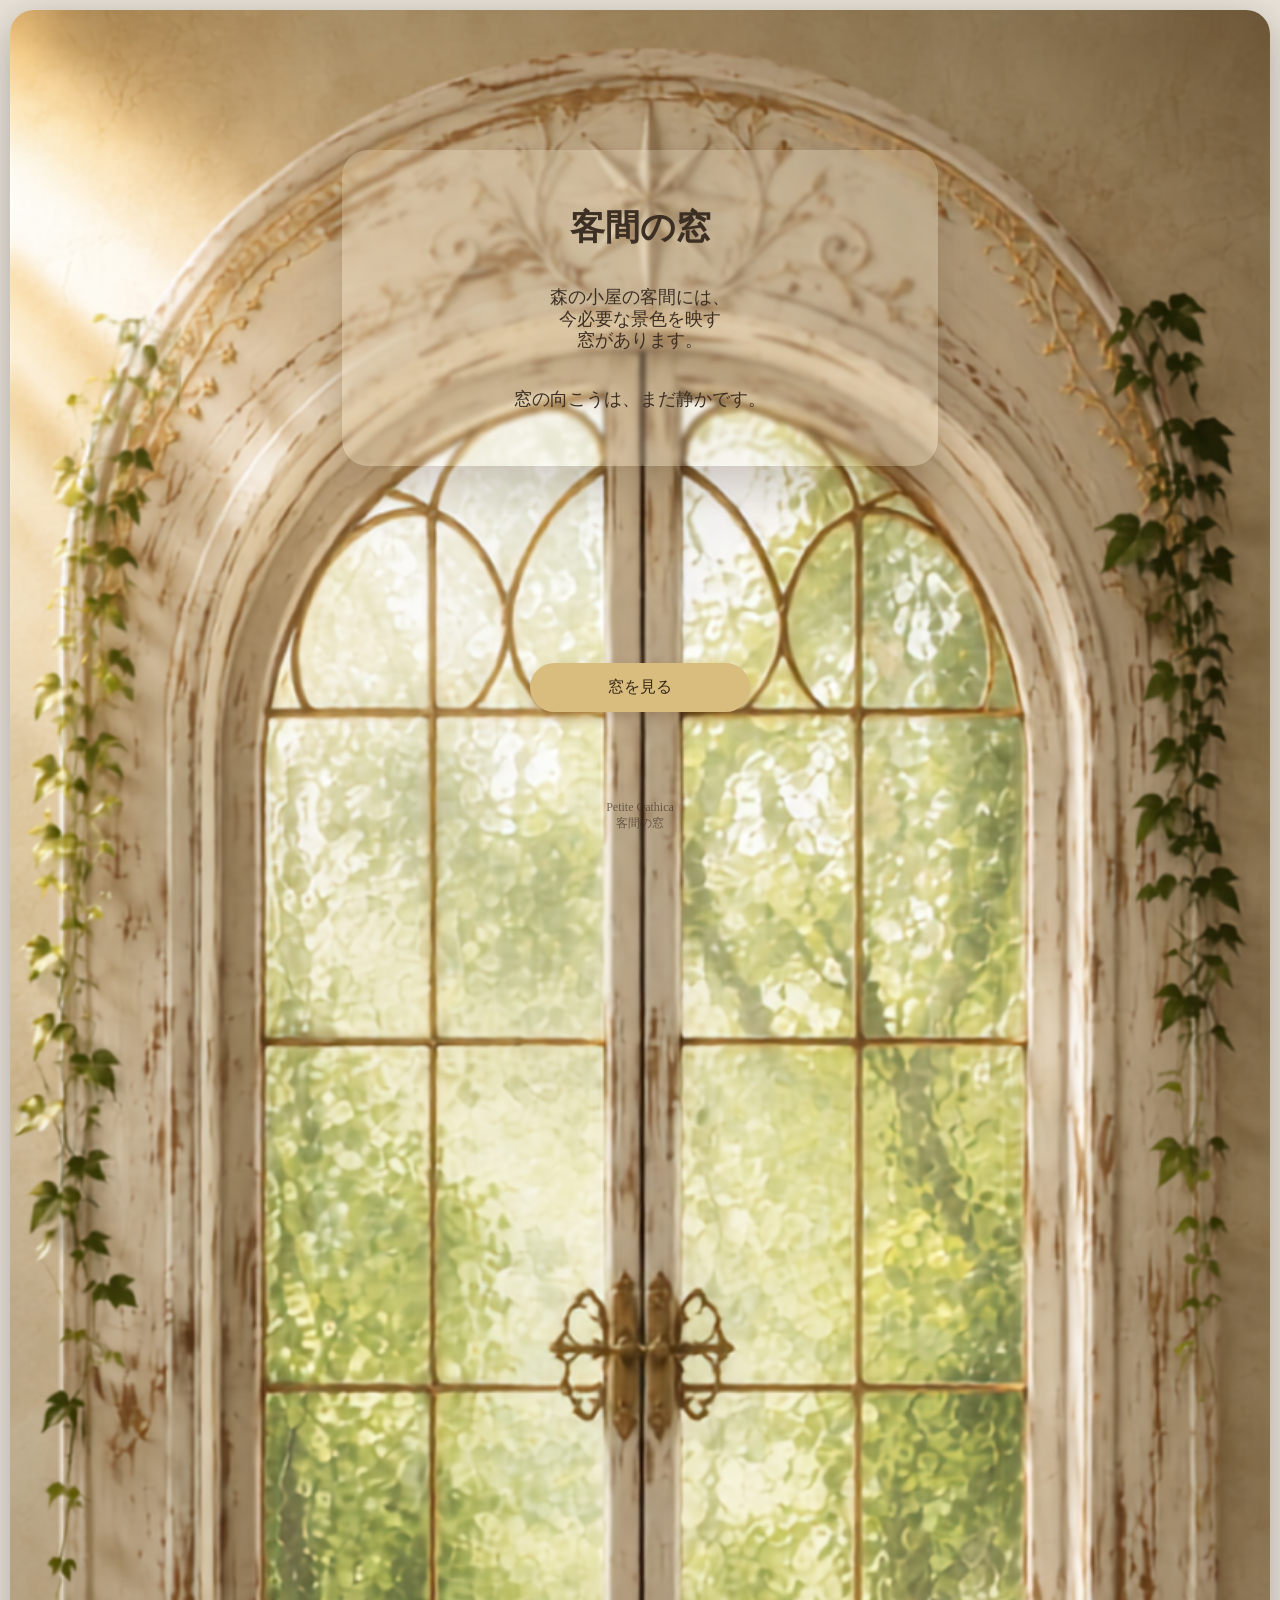
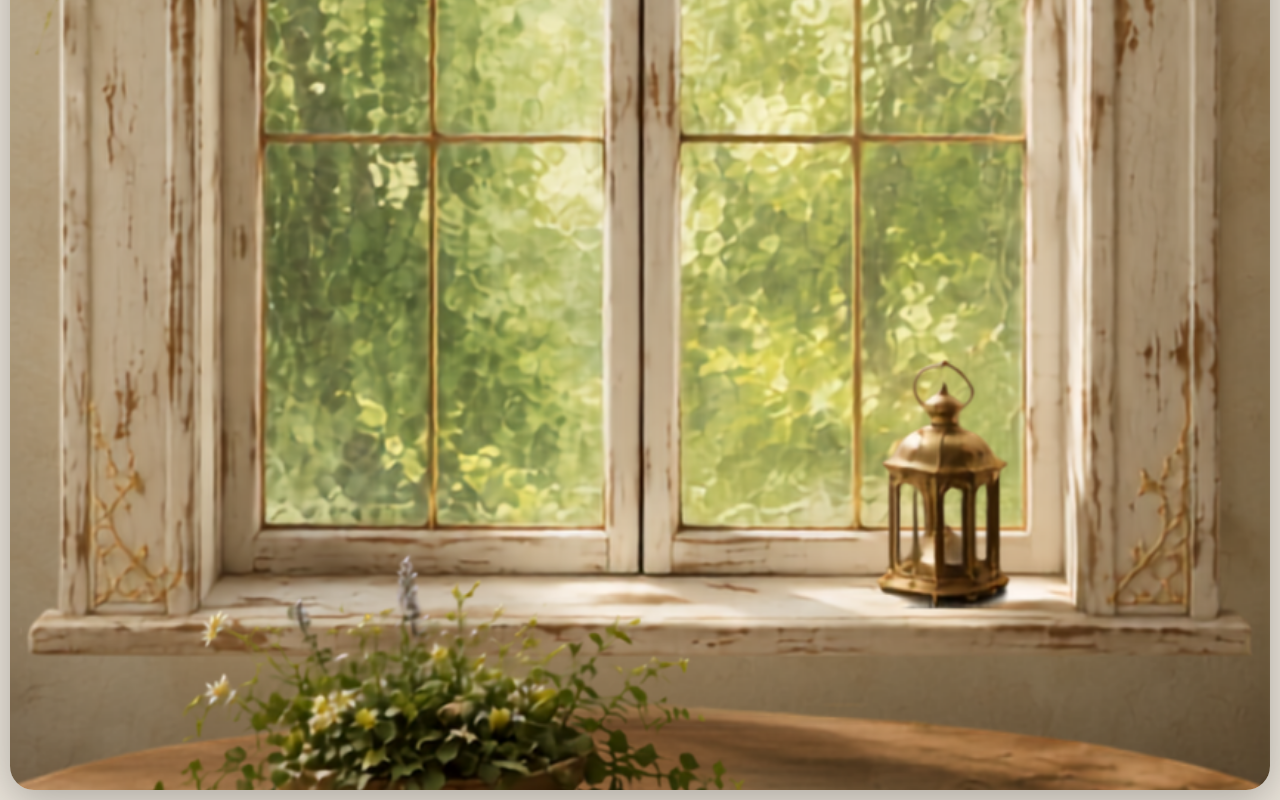
<file: index.html>
<!DOCTYPE html>
<html lang="ja">
<head> <meta charset="UTF-8">
<meta name="viewport" content="width=device-width, initial-scale=1.0">  
<title>客間の窓</title> <link rel="apple-touch-icon" href="icon.png">
<meta name="apple-mobile-web-app-capable" content="yes">
<meta name="mobile-web-app-capable" content="yes">
<meta name="apple-mobile-web-app-title" content="小屋の幻灯">

<link rel="stylesheet" href="style.css?v=001">
<script src="cards.js?v=001" defer></script>
<script src="script.js?v=001" defer></script>
</head>

<body>
  <main class="app" id="app">
    <section class="room">
      <div class="window">
        <div id="result">
          <h1>客間の窓</h1>
          <p class="subtitle">
            森の小屋の客間には、<br>
            今必要な景色を映す<br>
            窓があります。
          </p>
        <p class="message">
          窓の向こうは、まだ静かです。
        </p>
    </div>

    <div class="shine"></div>
  </div>
</section>

    <div class="button-area">
      <button id="drawButton" onclick="startOracle()">窓を見る</button>
    </div>

    <p class="footer">Petite Oathica<br>客間の窓</p>
  </main>

  <div id="galleryMode" class="hidden">
    <div class="gallery-frame" id="galleryFrame">
      <div id="galleryFlash"></div>
    </div>

    <button onclick="closeGallery()">客間へ戻る</button>
  </div>
      
  <div class="whiteout"></div>
</body>

</html>
</file>
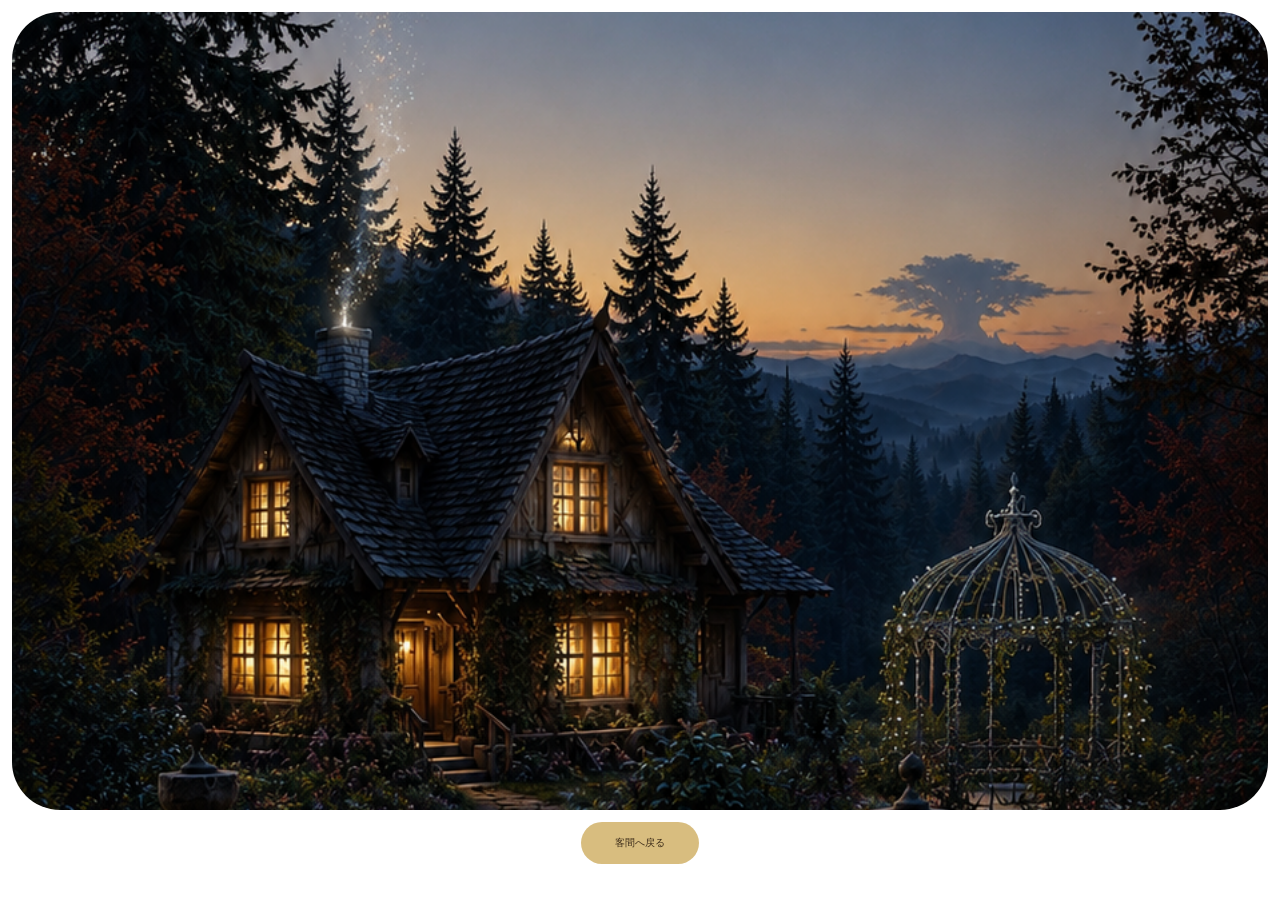
<file: gallery.html>
<!DOCTYPE html>
<html lang="ja">
<head>
<meta charset="UTF-8">
<title>小屋の幻灯</title>
<meta name="apple-mobile-web-app-capable" content="yes">
<meta name="mobile-web-app-capable" content="yes">
<meta name="apple-mobile-web-app-title" content="小屋の幻灯">
</head>
    
<style>
    body{
        margin:0;
        display:flex;
        flex-direction:column;
        height:100vh;
        padding:12px;
        box-sizing:border-box;
    }

    .gallery-frame{
        flex:1;
        position:relative;

        background-image: url("cards/card01_0.png");
        background-size: cover;
        background-position: center;
        background-repeat: no-repeat;

        border-radius: 48px;
        overflow: hidden;
    }

    button{
        border: none;
        border-radius: 999px;
        padding: 14px 34px;
        font-size: 10px;
        background: #d8bd7f;
        color: #3a2a17;
        margin:12px auto 24px;
    }
    
    #galleryImage {
      display: block;
      width: 100%;
    }
    
    #flash{
        position:absolute;
        inset:0;
        background:white;
        opacity:0;
        pointer-events:none;
        transition:opacity 1.2s ease;
    }

    #flash.active{
        opacity:1;
    }
</style>
  
<body>
<div class="gallery-frame" id="galleryFrame">
  <div id="flash"></div>
</div>
    
  <button onclick="location.href='index.html'">
  客間へ戻る
  </button>

<script>
  let current = 1;

  const total = 24;
  const galleryImage = document.getElementById("galleryFrame");
  const flash = document.getElementById("flash");

  function getImagePath(number) {
    const padded = String(number).padStart(2, "0");
    return `cards/card${padded}_0.png`;
  }

  function nextImage() {
    let next = current + 1;

    if (next > total) {
      next = 1;
    }

    const nextPath = getImagePath(next);

    // 次の画像を先に読み込む
    const preload = new Image();
    preload.src = nextPath;

    preload.onload = () => {
      // 読み込み完了してから白くする
      flash.classList.add("active");

      setTimeout(() => {
        galleryFrame.style.backgroundImage = `url("${nextPath}")`;
        current = next;

        flash.classList.remove("active");
      }, 1200);
    };
  }

  setInterval(nextImage, 5000);
</script>
  

</body>
  
</html>
</file>
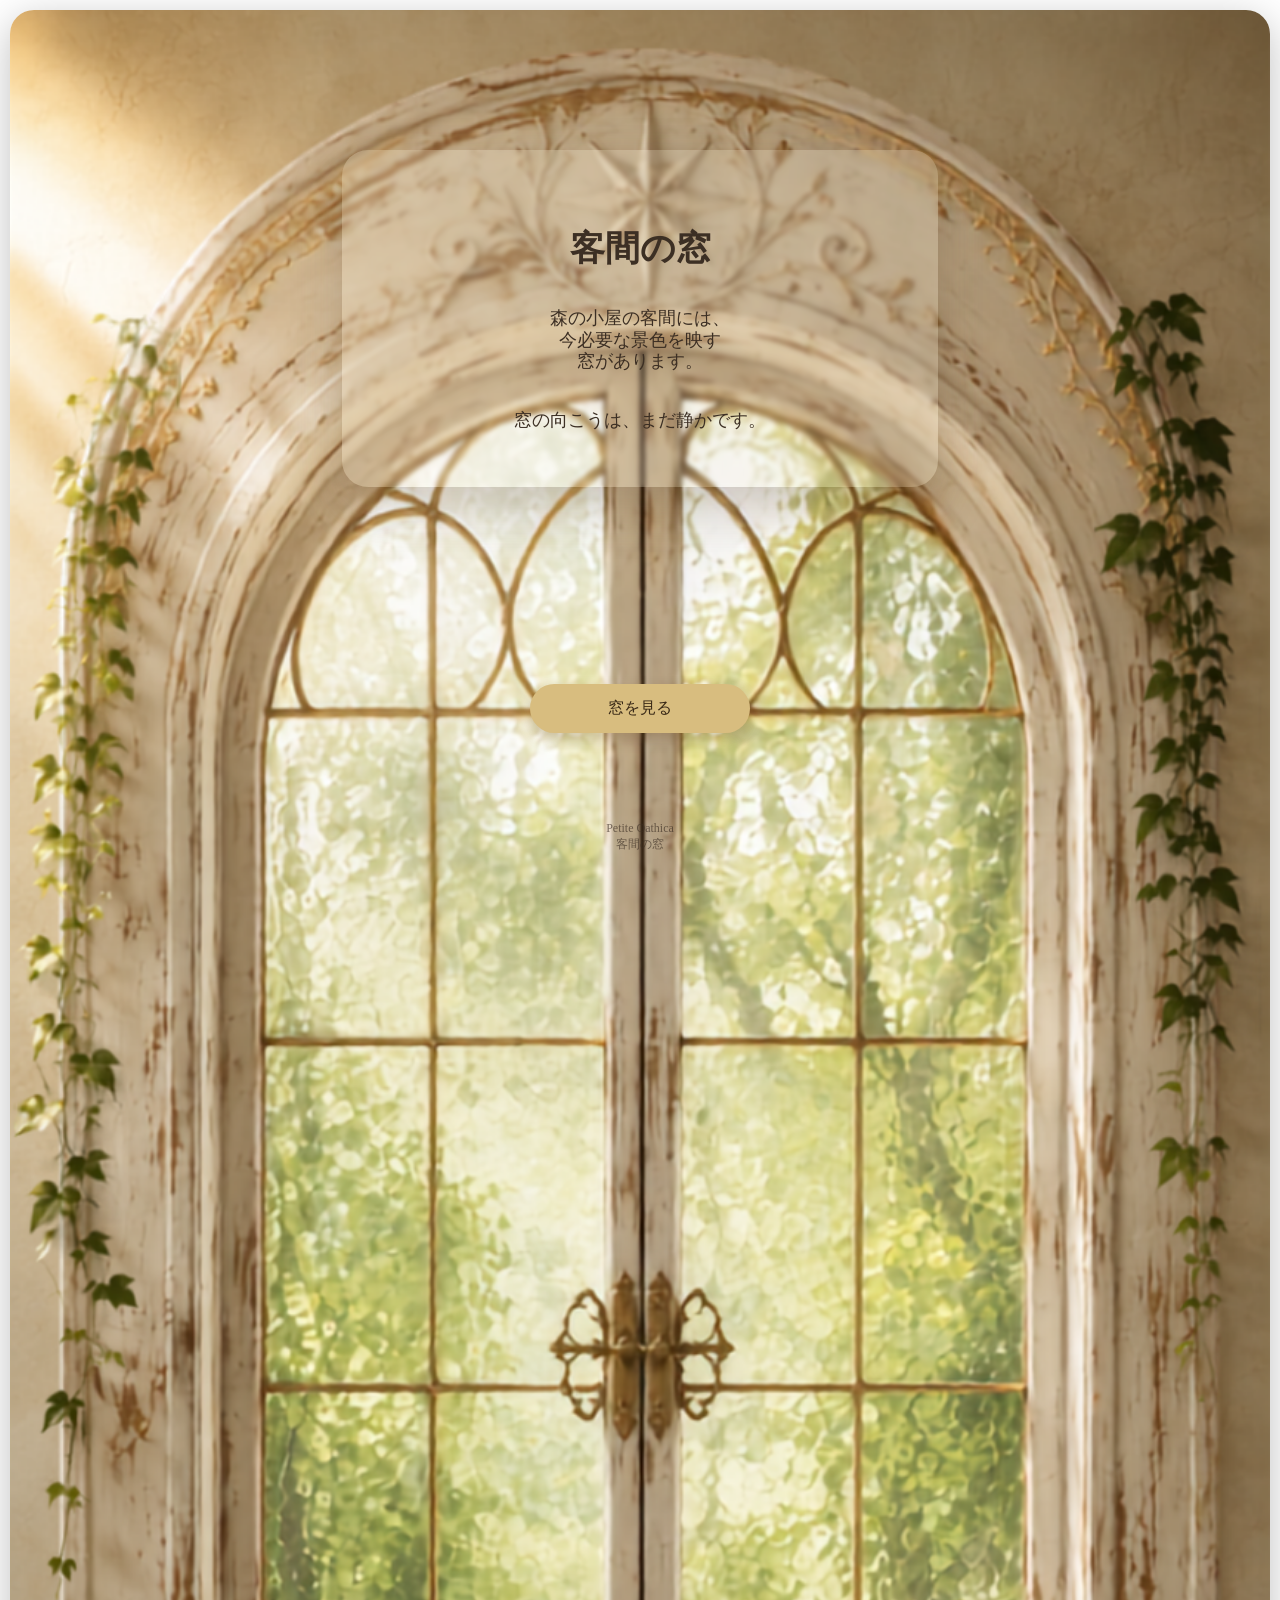
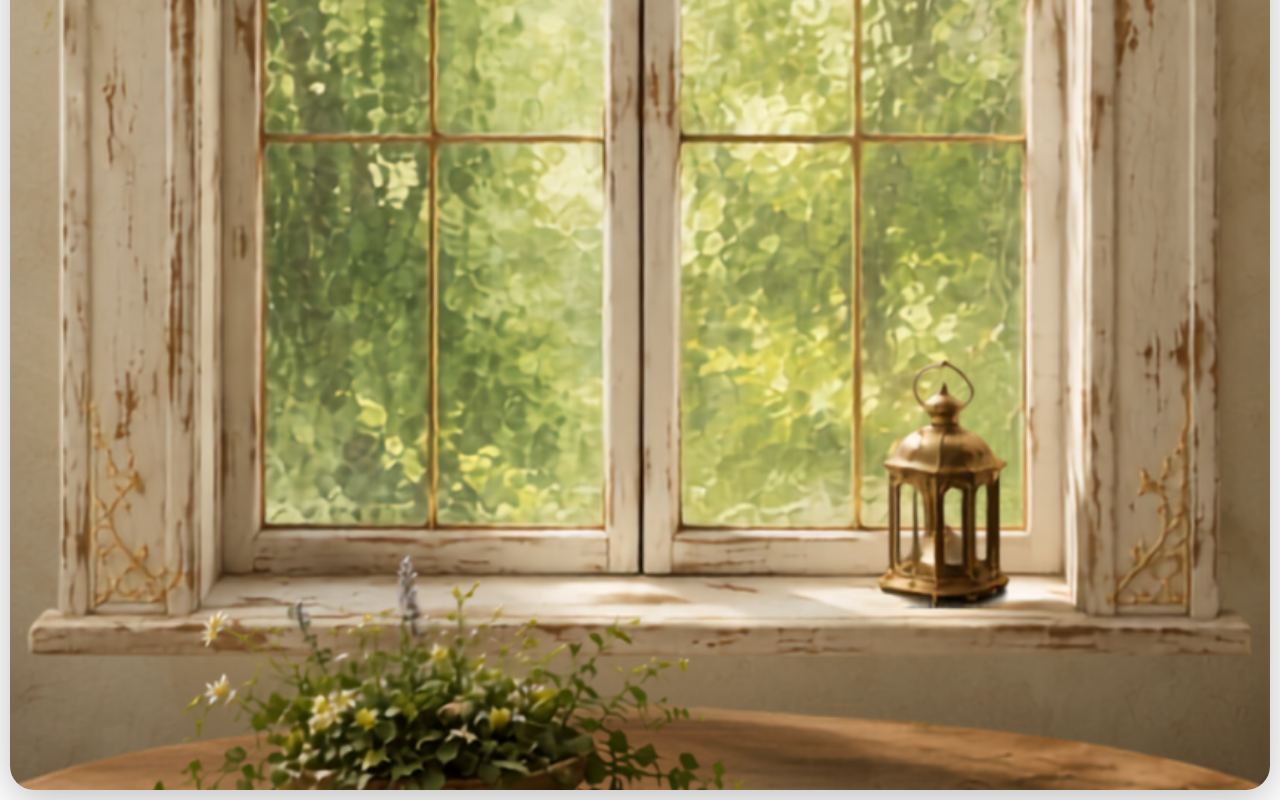
<file: index_2.html>
<!DOCTYPE html>
<html lang="ja">
<head> <meta charset="UTF-8">
<meta name="viewport" content="width=device-width, initial-scale=1.0">  
<title>客間の窓</title> <link rel="apple-touch-icon" href="icon.png">
<meta name="apple-mobile-web-app-capable" content="yes">
<meta name="mobile-web-app-capable" content="yes">
<meta name="apple-mobile-web-app-title" content="小屋の幻灯">

<style>  
body {
  margin: 0;
  display: flex;
  justify-content: center;
  padding: 10px;
  box-sizing: border-box;

  font-family: "Hiragino Mincho ProN", "Yu Mincho", serif;
  color: #3c2f24;
}

#result {
  min-height: 30vh;
  display: flex;
  flex-direction: column;
  align-items: center;
  justify-content: center;
}

.app {
  width: 100%;
  aspect-ratio: 9 / 17;

  background: url("window.png") center top / cover no-repeat;

  box-shadow: 0 10px 40px rgba(0,0,0,.25);
  border-radius: 24px;
  overflow: hidden;
  position: relative;
  text-align: center;
}

.room {
  width: min(90%, 560px);
  margin: 140px auto;
  position: relative;
  border-radius: 26px;
  background: rgba(255, 248, 230, 0.2);
  box-shadow: 0 20px 50px rgba(80, 55, 30, 0.25);
  overflow: hidden;
  backdrop-filter: blur(2px);
  padding: 22px 18px 24px;
}

　.shine {
  　position: absolute;
  　inset: 0;
  　background: radial-gradient(circle, rgba(255,244,204,0.95), rgba(255,244,204,0.25) 35%, transparent 70%);
  　opacity: 0;
  　transform: scale(0.5);
  　pointer-events: none;
　}

  .whiteout {
    position: fixed;
    inset: 0;
    background: #fff8df;
    opacity: 0;
    pointer-events: none;
    z-index: 10;
  }

h1 {
  font-size: 2.2rem;
  margin: 18px 0 18px;
}

 .subtitle {
    line-height: 120%;
    font-size: 18px;
    margin-bottom: 20px;
  }

.card-image {
  width: 70%;
  max-width: 360px;
  max-height: 45vh;
  aspect-ratio: 3 / 4;
  object-fit: contain;
  border-radius: 16px;
  display: block;
  margin: 18px auto 18px;
  box-shadow: 0 16px 35px rgba(40, 25, 10, 0.35);
  -webkit-touch-callout: none;
  user-select: none;
  -webkit-user-select: none;
}
    
  .message {
    font-size: 1.1rem;
    line-height: 120%;
    /*white-space: pre-line;*/
  }

  .card-name {
    font-size: 2.2rem;
    margin: 18px 0 8px;
  }

  .keyword {
    font-size: 1.2rem;
    opacity: 0.75;
    margin-bottom: 18px;
  }

  button {
    border: none;
    border-radius: 999px;
    padding: 14px 34px;
    font-size: 16px;
    background: #d8bd7f;
    color: #3a2a17;
    cursor: pointer;
    box-shadow: 0 6px 14px rgba(90, 55, 20, 0.25);
  }

  button:disabled {
    opacity: 0.6;
  }

 .button-area {
   text-align: center;
   margin: 20px auto 32px;
   min-height: 18vh;
   display: flex;
   align-items: center;
   justify-content: center;
}
 
  .button-area button {
   width: 220px;
}
  
  .footer {
    margin-top: 0px;
    font-size: 12px;
    opacity: 0.65;
  }

  .opening .window {
    animation: windowGlow 1.6s ease-in-out;
  }

  .opening .shine {
    animation: shineOpen 1.6s ease-in-out;
  }

  .opening .whiteout {
    animation: whiteFlash 1.8s ease-in-out;
  }

  @keyframes windowGlow {
    0% { transform: scale(1); }
    45% { transform: scale(1.02); box-shadow: 0 0 55px rgba(255,210,120,0.9); }
    100% { transform: scale(1); }
  }

  @keyframes shineOpen {
    0% { opacity: 0; transform: scale(0.4); }
    50% { opacity: 1; transform: scale(1.25); }
    100% { opacity: 0; transform: scale(2.2); }
  }

  @keyframes whiteFlash {
    0% { opacity: 0; }
    55% { opacity: 0; }
    75% { opacity: 0.95; }
    100% { opacity: 0; }
  }

 @media (max-width: 500px) {
  .room {
    width: 65%;
    margin: 40px auto 0;
    padding: 0 auto 0px;
  }

  h1 {
    font-size: 38px;
    margin: 5px auto 5px;
  }

  .subtitle {
    font-size: 15px;
    margin-bottom: 5px;
  }
     
  .card-image {
    width: 100%;
    margin: 0px auto 5px;
  }

  .card-name {
    font-size: 28px;
    margin: 0px auto 2px;
  }

  .keyword {
    font-size: 16px;
    margin: 0px auto 2px;
  }

  .message {
    font-size: 16px;
    line-height: 110%;
    white-space: pre-line;
  }
    
  button {
    padding: 12px 30px;
  }
 .button-area {
   margin: 10px auto 5px;
 }
   
}

/*ギャラリーモード*/
.hidden {
  display: none;
}

#galleryMode {
  width: 100%;
  min-height: 100vh;
  padding: 12px;
  box-sizing: border-box;

  display: flex;
  flex-direction: column;
}

#galleryMode.hidden {
  display: none;
}

.gallery-frame {
  flex: 1;
  position: relative;
  width: 100%;

  background-image: url("cards/card01_0.png");
  background-size: cover;
  background-position: center;
  background-repeat: no-repeat;

  border-radius: 24px;
  overflow: hidden;
}

#galleryFlash {
  position: absolute;
  inset: 0;
  background: white;
  opacity: 0;
  pointer-events: none;
  transition: opacity 1.2s ease;
}

#galleryFlash.active {
  opacity: 1;
}

#galleryMode button {
  margin-top: 12px;
}

</style>
</head>

<body>
  <main class="app" id="app">
    <section class="room">
　　
      <div id="result">
        <h1>客間の窓</h1>
        <p class="subtitle">
          森の小屋の客間には、<br>
          今必要な景色を映す<br>
          窓があります。
        </p>
        <p class="message">
          窓の向こうは、まだ静かです。
        </p>
      </div>
    </section> 

    <div class="button-area">
      <button id="drawButton" onclick="startOracle()">窓を見る</button>
    </div>

    <p class="footer">Petite Oathica<br>客間の窓</p>
  </main>

  <div id="galleryMode" class="hidden">
    <div class="gallery-frame" id="galleryFrame">
    <div id="galleryflash"></div>
  </div>
    <button onclick="closegallery()">客間へ戻る</button>
  </div> 
      
  <div class="whiteout"></div>
</body>

<script>
const cards = [
  { name: "小屋の灯", keyword: "希望・灯火", message: "大きく変えなくてもいい\n今日灯せる範囲を灯そう", image: "cards/card01.png" },
  { name: "暖炉の火", keyword: "情熱・火種", message: "小さな火種を守る\n勢いより継続", image: "cards/card02.png" },
  { name: "窓辺の作業机", keyword: "制作・実践", message: "考えるより\n少しだけ手を動かす", image: "cards/card03.png" },
  { name: "月の湯", keyword: "調律・休息", message: "答えを探す前に整える", image: "cards/card04.png" },
  { name: "地下室の宝箱", keyword: "保留・熟成", message: "今は開かないものもある", image: "cards/card05.png" },
  { name: "ソラの書斎", keyword: "記録・整理", message: "言葉にすると見えてくる", image: "cards/card06.png" },
  { name: "老師の紙片", keyword: "知恵・余裕", message: "深刻さを\n笑いに変えてみる", image: "cards/card07.png" },
  { name: "真珠色の金魚", keyword: "魂・内なる声", message: "静かな場所に\n答えは泳いでいる", image: "cards/card08.png" },
  { name: "森の白猫", keyword: "気まぐれ・癒し", message: "予定外の\n優しさを受け取る", image: "cards/card09.png" },
  { name: "桃の若木", keyword: "成長・未来", message: "見えなくても育っている", image: "cards/card10.png" },
  { name: "森の茶会", keyword: "余白・一息つく", message: "湯気がほどけるように\n答えもゆっくり現れる", image: "cards/card11.png" },
  { name: "白日花", keyword: "生命力・蓄え", message: "未来のために\n必要な準備がある", image: "cards/card12.png" },
  { name: "灯花", keyword: "勇気・夜の光", message: "闇の中にも灯りはある", image: "cards/card13.png" },
  { name: "雪解", keyword: "再開・流れ", message: "止まっていたものが\n動き出す", image: "cards/card14.png" },
  { name: "名もなき空色", keyword: "自由・伸びやか", message: "名前をつけなくても\nそれは喜び", image: "cards/card15.png" },
  { name: "光のきざはし", keyword: "導き・兆し", message: "光が差した場所に\nまだ知らない道がある", image: "cards/card16.png" },
  { name: "星降りの湖", keyword: "広い視点・神秘", message: "少し高い場所から眺めてみる", image: "cards/card17.png" },
  { name: "眠り龍の谷", keyword: "力・静観", message: "今は起こさなくていい力もある", image: "cards/card18.png" },
  { name: "森のフクロウ", keyword: "観察・洞察", message: "急がず\nまず見る", image: "cards/card19.png" },
  { name: "月夜の誓い", keyword: "自己信頼・約束", message: "自分との約束を思い出す", image: "cards/card20.png" },
  { name: "ローズマリー商会", keyword: "選択・信頼", message: "選ばなかったものが\n良く見えるだけ", image: "cards/card21.png" },
  { name: "行商人の荷車", keyword: "交換・出会い", message: "持っているものと\n受け取るものは同じではない", image: "cards/card22.png" },
  { name: "風の抜け道", keyword: "移動・変化", message: "隠していたものに\n風を通してみる", image: "cards/card23.png" },
  { name: "ひと枝", keyword: "感謝・借りる", message: "力を借りればいい\n対価は喜びと感謝だ", image: "cards/card24.png" }
];

let pressTimer;
let longPressed = false;

function startOracle() {
  const app = document.getElementById("app");
  const button = document.getElementById("drawButton");

  button.disabled = true;
  app.classList.add("opening");

  setTimeout(() => {
    drawCard();
    button.style.display = "none";
  }, 1350);

  setTimeout(() => {
    app.classList.remove("opening");
  }, 1900);
}

function drawCard() {
  const randomIndex = Math.floor(Math.random() * cards.length);
  const card = cards[randomIndex];

  document.getElementById("result").innerHTML = `
    <h2 class="card-name">${card.name}</h2>
    <p class="keyword">${card.keyword}</p>
    <img class="card-image" id="cardImage" src="${card.image}" alt="${card.name}" draggable="false">
    <p class="message">${card.message}</p>
  `;

  const cardImage = document.getElementById("cardImage");

  cardImage.addEventListener("click", () => {
    if (!longPressed) {
      const app = document.getElementById("app");

      app.classList.add("opening");

      setTimeout(() => {
        drawCard();
      }, 1350);

    setTimeout(() => {
      app.classList.remove("opening");
    }, 1900);
  }
});

  cardImage.addEventListener("pointerdown", () => {
    longPressed = false;

    pressTimer = setTimeout(() => {
      longPressed = true;
      openGallery();
    }, 800);
  });

  cardImage.addEventListener("pointerup", () => {
    clearTimeout(pressTimer);
  });

  cardImage.addEventListener("pointerleave", () => {
    clearTimeout(pressTimer);
  });
  
  cardImage.addEventListener("contextmenu", (event) => {
    event.preventDefault();
  });
}

/*ギャラリーモード*/
let galleryCurrent = 1;
const galleryTotal = 24;

const galleryMode = document.getElementById("galleryMode");
const galleryFrame = document.getElementById("galleryFrame");
const galleryFlash = document.getElementById("galleryFlash");

function getGalleryImagePath(number) {
  const padded = String(number).padStart(2, "0");
  return `cards/card${padded}_0.png`;
}

function openGallery() {
  const app = document.getElementById("app");

  app.classList.add("hidden");
  galleryMode.classList.remove("hidden");
}

function closeGallery() {
  const app = document.getElementById("app");

  galleryMode.classList.add("hidden");
  app.classList.remove("hidden");
}

function nextGalleryImage() {
  let next = galleryCurrent + 1;

  if (next > galleryTotal) {
    next = 1;
  }

  const nextPath = getGalleryImagePath(next);

  const preload = new Image();
  preload.src = nextPath;

  preload.onload = () => {
    galleryFlash.classList.add("active");

    setTimeout(() => {
      galleryFrame.style.backgroundImage = `url("${nextPath}")`;
      galleryCurrent = next;

      galleryFlash.classList.remove("active");
    }, 1200);
  };
}

setInterval(nextGalleryImage, 5000);  
  
</script>
</html>
</file>
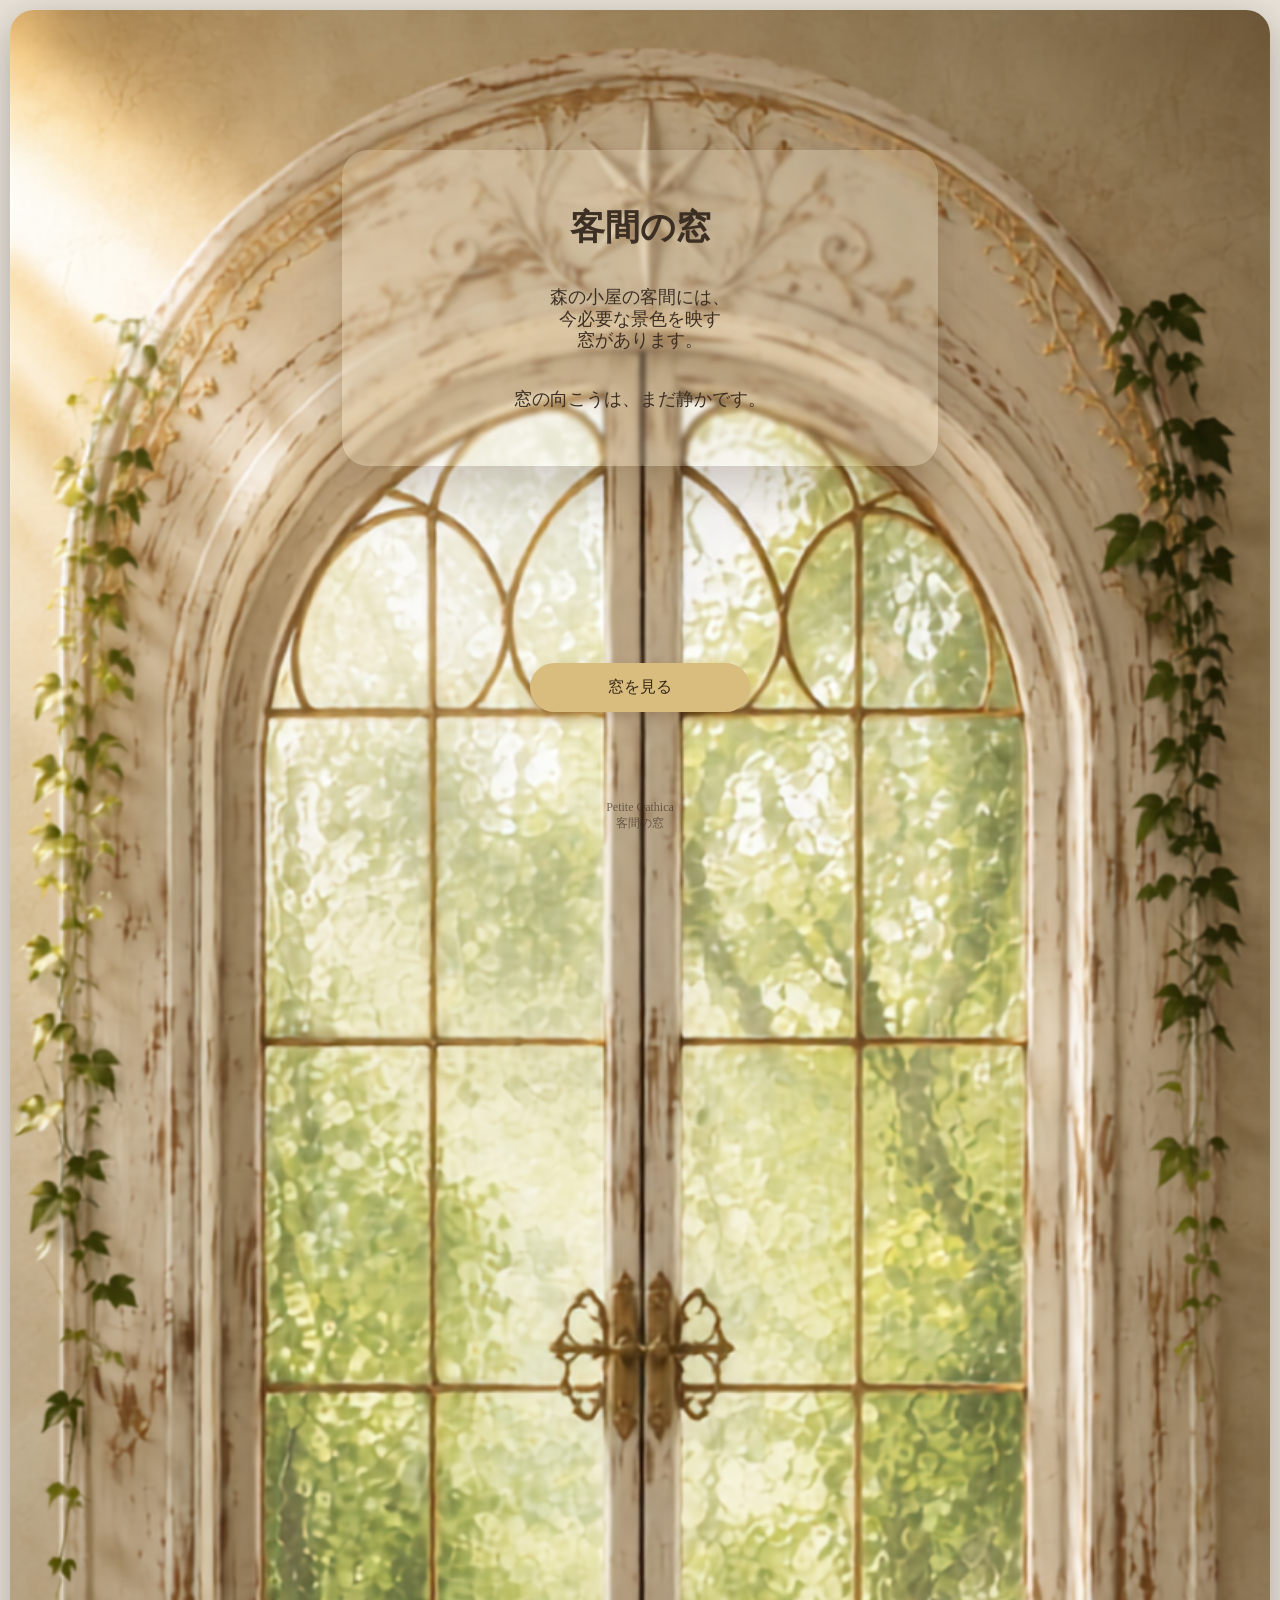
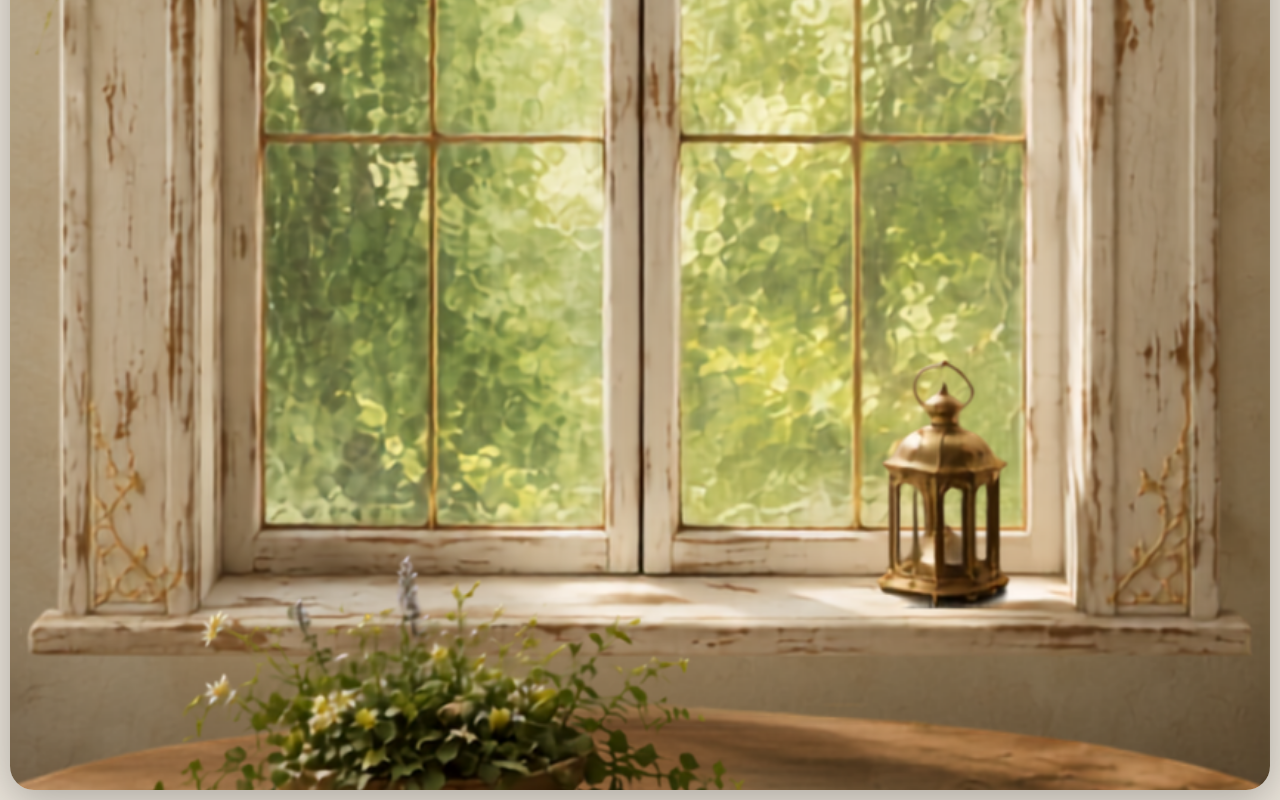
<file: index_before_split.html>
<!DOCTYPE html>
<html lang="ja">
<head> <meta charset="UTF-8">
<meta name="viewport" content="width=device-width, initial-scale=1.0">  
<title>客間の窓</title> <link rel="apple-touch-icon" href="icon.png">
<meta name="apple-mobile-web-app-capable" content="yes">
<meta name="mobile-web-app-capable" content="yes">
<meta name="apple-mobile-web-app-title" content="小屋の幻灯">

<style>  
/* 基本レイアウト */
body {
  margin: 0;
  background: #e8e2d8;
  display: flex;
  justify-content: center;
  padding: 10px;
  box-sizing: border-box;

  font-family: "Hiragino Mincho ProN", "Yu Mincho", serif;
  color: #3c2f24;
}

#result {
  min-height: 30vh;
  display: flex;
  flex-direction: column;
  align-items: center;
  justify-content: center;
}

.app {
  width: 100%;
  aspect-ratio: 9 / 17;

  background: url("window.png") center top / cover no-repeat;

  box-shadow: 0 10px 40px rgba(0,0,0,.25);
  border-radius: 24px;
  overflow: hidden;
  position: relative;
  text-align: center;
}

.room {
  width: min(90%, 560px);
  margin: 140px auto;
  position: relative;
  border-radius: 26px;
  background: rgba(255, 248, 230, 0.2);
  box-shadow: 0 20px 50px rgba(80, 55, 30, 0.25);
  overflow: hidden;
  backdrop-filter: blur(2px);
  padding: 22px 18px 24px;
}

.shine {
  position: absolute;
  inset: 0;
  background: radial-gradient(
    circle,
    rgba(255,244,204,0.95),
    rgba(255,244,204,0.35) 45%,
    rgba(255,244,204,0.12) 70%,
    transparent 100%
  );
  opacity: 0;
  transform: scale(1.15);
  pointer-events: none;
}

.whiteout {
  position: fixed;
  inset: 0;
  background: #fff8df;
  opacity: 0;
  pointer-events: none;
  z-index: 10;
}

/* カード内容 */
h1 {
  font-size: 2.2rem;
  margin: 18px 0;
}

.subtitle {
  line-height: 120%;
  font-size: 18px;
  margin-bottom: 20px;
}

.card-image {
  width: 70%;
  max-width: 360px;
  max-height: 45vh;
  aspect-ratio: 3 / 4;
  object-fit: contain;
  border-radius: 16px;
  display: block;
  margin: 18px auto;
  box-shadow: 0 16px 35px rgba(40, 25, 10, 0.35);
  -webkit-touch-callout: none;
  user-select: none;
  -webkit-user-select: none;
}

.message {
  font-size: 1.1rem;
  line-height: 120%;
  /* white-space: pre-line; */
}

.card-name {
  font-size: 2.2rem;
  margin: 18px 0 8px;
}

.keyword {
  font-size: 1.2rem;
  opacity: 0.75;
  margin-bottom: 18px;
}

/* 操作部分 */
button {
  border: none;
  border-radius: 999px;
  padding: 14px 34px;
  font-size: 16px;
  background: #d8bd7f;
  color: #3a2a17;
  cursor: pointer;
  box-shadow: 0 6px 14px rgba(90, 55, 20, 0.25);
}

button:disabled {
  opacity: 0.6;
}

.button-area {
  text-align: center;
  margin: 20px auto 32px;
  min-height: 18vh;
  display: flex;
  align-items: center;
  justify-content: center;
}

.button-area button {
  width: 220px;
}

.footer {
  margin-top: 0;
  font-size: 12px;
  opacity: 0.65;
}

/* 抽選演出 */
.opening .window {
  animation: windowGlow 1.6s ease-in-out;
}

.opening .shine {
  animation: shineOpen 1.6s ease-in-out;
}

.app.opening ~ .whiteout {
  animation: whiteFlash 1.8s ease-in-out;
}

@keyframes windowGlow {
  0% { transform: scale(1); }
  45% { transform: scale(1.02); box-shadow: 0 0 55px rgba(255,210,120,0.9); }
  100% { transform: scale(1); }
}

@keyframes shineOpen {
  0% { opacity: 0; transform: scale(0.4); }
  50% { opacity: 1; transform: scale(1.25); }
  100% { opacity: 0; transform: scale(2.2); }
}

@keyframes whiteFlash {
  0% { opacity: 0; }
  55% { opacity: 0; }
  75% { opacity: 0.95; }
  100% { opacity: 0; }
}

/* スマートフォン表示 */
@media (max-width: 500px) {
  .room {
    width: 65%;
    margin: 130px auto 0;
  }

  h1 {
    font-size: 38px;
    margin: 5px auto;
  }

  .subtitle {
    font-size: 15px;
    margin-bottom: 5px;
  }
     
  .card-image {
    width: 100%;
    margin: 0 auto 5px;
  }

  .card-name {
    font-size: 28px;
    margin: 0 auto 2px;
  }

  .keyword {
    font-size: 16px;
    margin: 0 auto 2px;
  }

  .message {
    font-size: 16px;
    line-height: 110%;
    white-space: pre-line;
  }
    
  button {
    padding: 12px 30px;
  }
  .button-area {
    margin: 10px auto 5px;
  }
}

/*ランタンエフェクト*/  
.lantern-opening .shine {
  animation: lanternBreath 1.2s ease-in-out;
}

@keyframes lanternBreath {
  0% {
    opacity: 0;
    transform: scale(0.85);
  }

  35% {
    opacity: 0.45;
    transform: scale(1.05);
  }

  70% {
    opacity: 0.25;
    transform: scale(0.98);
  }

  100% {
    opacity: 0;
    transform: scale(1);
  }
}

/*ギャラリーモード*/
.hidden {
  display: none;
}

#galleryMode {
  width: 100%;
  min-height: 100vh;
  padding: 12px;
  box-sizing: border-box;

  display: flex;
  flex-direction: column;
}

#galleryMode.hidden {
  display: none;
}

.gallery-frame {
  flex: 1;
  position: relative;
  width: 100%;

  background-image: url("cards/card01_0.png");
  background-size: cover;
  background-position: center;
  background-repeat: no-repeat;

  border-radius: 24px;
  overflow: hidden;
}

#galleryFlash {
  position: absolute;
  inset: 0;
  background: white;
  opacity: 0;
  pointer-events: none;
  transition: opacity 1.2s ease;
}

#galleryFlash.active {
  opacity: 1;
}

#galleryMode button {
  margin: 10px auto;
  width: 50%;
  align-items: center;
  border-radius: 999px;
  border: none;
  background: #d9be72;
  color: #4a321f;
  font-size: 16px;
  box-shadow: 0 4px 10px rgba(0,0,0,0.15);
}

</style>
</head>

<body>
  <main class="app" id="app">
    <section class="room">
      <div class="window">
        <div id="result">
          <h1>客間の窓</h1>
          <p class="subtitle">
            森の小屋の客間には、<br>
            今必要な景色を映す<br>
            窓があります。
          </p>
        <p class="message">
          窓の向こうは、まだ静かです。
        </p>
    </div>

    <div class="shine"></div>
  </div>
</section>

    <div class="button-area">
      <button id="drawButton" onclick="startOracle()">窓を見る</button>
    </div>

    <p class="footer">Petite Oathica<br>客間の窓</p>
  </main>

  <div id="galleryMode" class="hidden">
    <div class="gallery-frame" id="galleryFrame">
      <div id="galleryFlash"></div>
    </div>

    <button onclick="closeGallery()">客間へ戻る</button>
  </div>
      
  <div class="whiteout"></div>
</body>

<script src="cards.js"></script>
<script>
// ========================================
// タイマーの共通管理
// ========================================
const timerRegistry = new Map();

// 指定した名前のタイマーがあれば停止し、管理表から取り除く
function clearManagedTimer(name) {
  const timer = timerRegistry.get(name);

  if (!timer) {
    return;
  }

  if (timer.type === "interval") {
    clearInterval(timer.id);
  } else {
    clearTimeout(timer.id);
  }

  timerRegistry.delete(name);
}

// 複数のタイマーをまとめて停止する
function clearManagedTimers(...names) {
  names.forEach(clearManagedTimer);
}

// 名前付きのsetTimeoutを登録し、同名の古いタイマーがあれば置き換える
function setManagedTimeout(name, callback, delay) {
  clearManagedTimer(name);

  const id = setTimeout(() => {
    timerRegistry.delete(name);
    callback();
  }, delay);

  timerRegistry.set(name, { id, type: "timeout" });
}

// 名前付きのsetIntervalを登録し、同名の古いタイマーがあれば置き換える
function setManagedInterval(name, callback, delay) {
  clearManagedTimer(name);

  const id = setInterval(callback, delay);
  timerRegistry.set(name, { id, type: "interval" });
}

// ========================================
// カードの抽選・表示・タップ操作
// ========================================
const cardPointerState = {
  activePointerId: null,
  longPressTriggered: false,
  pointerCanceled: false,
  actionLocked: false,
};

// カード操作の状態と、途中の長押し判定を初期状態へ戻す
function resetCardPointerState() {
  clearManagedTimer("longPress");

  cardPointerState.activePointerId = null;
  cardPointerState.longPressTriggered = false;
  cardPointerState.pointerCanceled = false;
  cardPointerState.actionLocked = false;
}

// 短く押したときだけ、演出後の再抽選を1回開始する
function handleCardClick() {
  if (
    cardPointerState.longPressTriggered ||
    cardPointerState.pointerCanceled ||
    cardPointerState.actionLocked
  ) {
    return;
  }

  cardPointerState.actionLocked = true;

  const app = document.getElementById("app");
  app.classList.add("opening");

  setManagedTimeout("openingDraw", () => {
    drawCard();
  }, 1350);

  setManagedTimeout("openingEnd", () => {
    app.classList.remove("opening");
  }, 1900);
}

// 主要な指または左クリックで、0.8秒の長押し判定を開始する
function handleCardPointerDown(event) {
  if (
    !event.isPrimary ||
    event.button !== 0 ||
    cardPointerState.activePointerId !== null ||
    cardPointerState.actionLocked
  ) {
    return;
  }

  cardPointerState.activePointerId = event.pointerId;
  cardPointerState.longPressTriggered = false;
  cardPointerState.pointerCanceled = false;

  setManagedTimeout("longPress", () => {
    if (cardPointerState.activePointerId !== event.pointerId) {
      return;
    }

    cardPointerState.longPressTriggered = true;
    cardPointerState.actionLocked = true;
    startLanternEffect();

    setManagedTimeout("galleryOpen", () => {
      openGallery();
    }, 1200);
  }, 800);
}

// 指やマウスをカード上で離し、未成立の長押し判定を停止する
function handleCardPointerUp(event) {
  if (cardPointerState.activePointerId !== event.pointerId) {
    return;
  }

  clearManagedTimer("longPress");
  cardPointerState.activePointerId = null;
}

// カード外への移動や端末側の中断時に、未成立の長押し判定を中止する
function cancelCardPointerPress(event) {
  if (cardPointerState.activePointerId !== event.pointerId) {
    return;
  }

  clearManagedTimer("longPress");
  cardPointerState.activePointerId = null;
  cardPointerState.pointerCanceled = true;
}

// 最初の抽選演出を開始し、演出の途中でカードを表示する
function startOracle() {
  const app = document.getElementById("app");
  const button = document.getElementById("drawButton");

  button.disabled = true;
  app.classList.add("opening");

  setManagedTimeout("openingDraw", () => {
    drawCard();
    button.style.display = "none";
  }, 1350);

  setManagedTimeout("openingEnd", () => {
    app.classList.remove("opening");
  }, 1900);
}

// カードをランダムに1枚選び、内容と画像を画面に表示する
function drawCard() {
  resetCardPointerState();

  // カード指定表示テスト用
  // const randomIndex = 15;
  const randomIndex = Math.floor(Math.random() * cards.length);
  const card = cards[randomIndex];
  console.log("抽選:", randomIndex, card.name, card.sound);
  
  document.getElementById("result").innerHTML = `
    <h2 class="card-name">${card.name}</h2>
    <img class="card-image" id="cardImage" src="${card.image}" alt="${card.name}" draggable="false">
    <p class="keyword">${card.keyword}</p>
    <p class="message">${card.message}</p>
  `;

  cardAudioManager.play(card);

  const cardImage = document.getElementById("cardImage");

  cardImage.addEventListener("click", handleCardClick);
  cardImage.addEventListener("pointerdown", handleCardPointerDown);
  cardImage.addEventListener("pointerup", handleCardPointerUp);
  cardImage.addEventListener("pointerleave", cancelCardPointerPress);
  cardImage.addEventListener("pointercancel", cancelCardPointerPress);

  // 長押し時にブラウザのメニューが表示されるのを防ぐ
  cardImage.addEventListener("contextmenu", (event) => {
    event.preventDefault();
  });
}

// ========================================
// カードごとの音声再生
// ========================================
const cardAudioManager = {
  player: new Audio(),
  currentCard: null,
  sessionId: 0,

  // 前の音声を停止してから、カードのsoundModeに合う再生方法を選ぶ
  play(card) {
    this.stop();

    if (!card.sound || card.soundMode === "none") {
      return;
    }

    this.currentCard = card;
    this.player.src = card.sound;
    this.player.loop = false;

    switch (card.soundMode) {
      case "loop":
        this.playLoop();
        break;

      case "random":
        this.startRandom(card);
        break;

      case "once":
      default:
        this.playOnce();
        break;
    }
  },

  // 再生中の音声とランダム再生の予約をすべて停止する
  stop() {
    this.sessionId += 1;
    clearManagedTimer("randomSound");

    this.currentCard = null;
    this.resetPlayer();
  },

  // 音声プレイヤーを停止し、次のカードで使える初期状態へ戻す
  resetPlayer() {
    this.player.pause();
    this.player.currentTime = 0;
    this.player.loop = false;
    this.player.removeAttribute("src");
    this.player.load();
  },

  // ブラウザに再生を拒否された場合も、画面の処理を止めずに再生を試す
  safePlay() {
    this.player.play().catch(() => {});
  },

  // 音声を1回だけ再生する
  playOnce() {
    this.player.loop = false;
    this.safePlay();
  },

  // 音声のループを有効にして再生する
  playLoop() {
    this.player.loop = true;
    this.safePlay();
  },

  // randomモードの初回再生を予約する
  startRandom(card) {
    this.scheduleRandom(card, true, this.sessionId);
  },

  // randomモードの音声を一定の範囲内のランダムな間隔で再生する
  scheduleRandom(card, isFirstPlay, sessionId) {
    const minDelay = isFirstPlay ? 0 : 30000;
    const maxDelay = isFirstPlay ? 5000 : 90000;

    const delay =
      Math.floor(Math.random() * (maxDelay - minDelay + 1)) + minDelay;

    setManagedTimeout("randomSound", () => {
      if (
        this.sessionId !== sessionId ||
        this.currentCard !== card
      ) {
        return;
      }

      this.player.currentTime = 0;
      this.safePlay();

      this.scheduleRandom(card, false, sessionId);
    }, delay);
  },
};

// ========================================
// 長押し時のランタン演出
// ========================================

// カードの長押しを検知したときにランタンの光を表示する
function startLanternEffect() {
  const app = document.getElementById("app");
  app.classList.add("lantern-opening");

  setManagedTimeout("lanternEnd", () => {
    app.classList.remove("lantern-opening");
  }, 1200);
}

// ========================================
// ギャラリーモード
// ========================================
let galleryCurrent = 1;
const galleryTotal = cards.length;

const galleryMode = document.getElementById("galleryMode");
const galleryFrame = document.getElementById("galleryFrame");
const galleryFlash = document.getElementById("galleryFlash");

// カード番号を2桁にそろえ、ギャラリー画像のパスを作る
function getGalleryImagePath(number) {
  const padded = String(number).padStart(2, "0");
  return `cards/card${padded}_0.png`;
}

// 通常画面を隠し、1枚目からギャラリーの自動表示を開始する
function openGallery() {
  cardAudioManager.stop();
  
  const app = document.getElementById("app");

  clearManagedTimers("openingDraw", "openingEnd", "longPress", "lanternEnd");
  clearManagedTimers("galleryAuto", "galleryFlash");

  app.classList.remove("opening", "lantern-opening");
  galleryFlash.classList.remove("active");
  app.classList.add("hidden");
  galleryMode.classList.remove("hidden");

  galleryCurrent = 1;
  galleryFrame.style.backgroundImage = `url("${getGalleryImagePath(galleryCurrent)}")`;

  setManagedInterval("galleryAuto", nextGalleryImage, 8000);
}

// ギャラリーの自動表示を止め、通常のカード画面へ戻る
function closeGallery() {
  const app = document.getElementById("app");

  clearManagedTimers("galleryAuto", "galleryFlash");
  resetCardPointerState();

  galleryFlash.classList.remove("active");
  galleryMode.classList.add("hidden");
  app.classList.remove("hidden");
}

// 次のギャラリー画像を先読みし、白い演出を挟んで切り替える
function nextGalleryImage() {
  let next = galleryCurrent + 1;

  if (next > galleryTotal) {
    next = 1;
  }

  const nextPath = getGalleryImagePath(next);

  const preload = new Image();
  preload.src = nextPath;

  preload.onload = () => {
    galleryFlash.classList.add("active");

    setManagedTimeout("galleryFlash", () => {
      galleryFrame.style.backgroundImage = `url("${nextPath}")`;
      galleryCurrent = next;

      galleryFlash.classList.remove("active");
    }, 1200);
  };
}

</script>
</html>
</file>
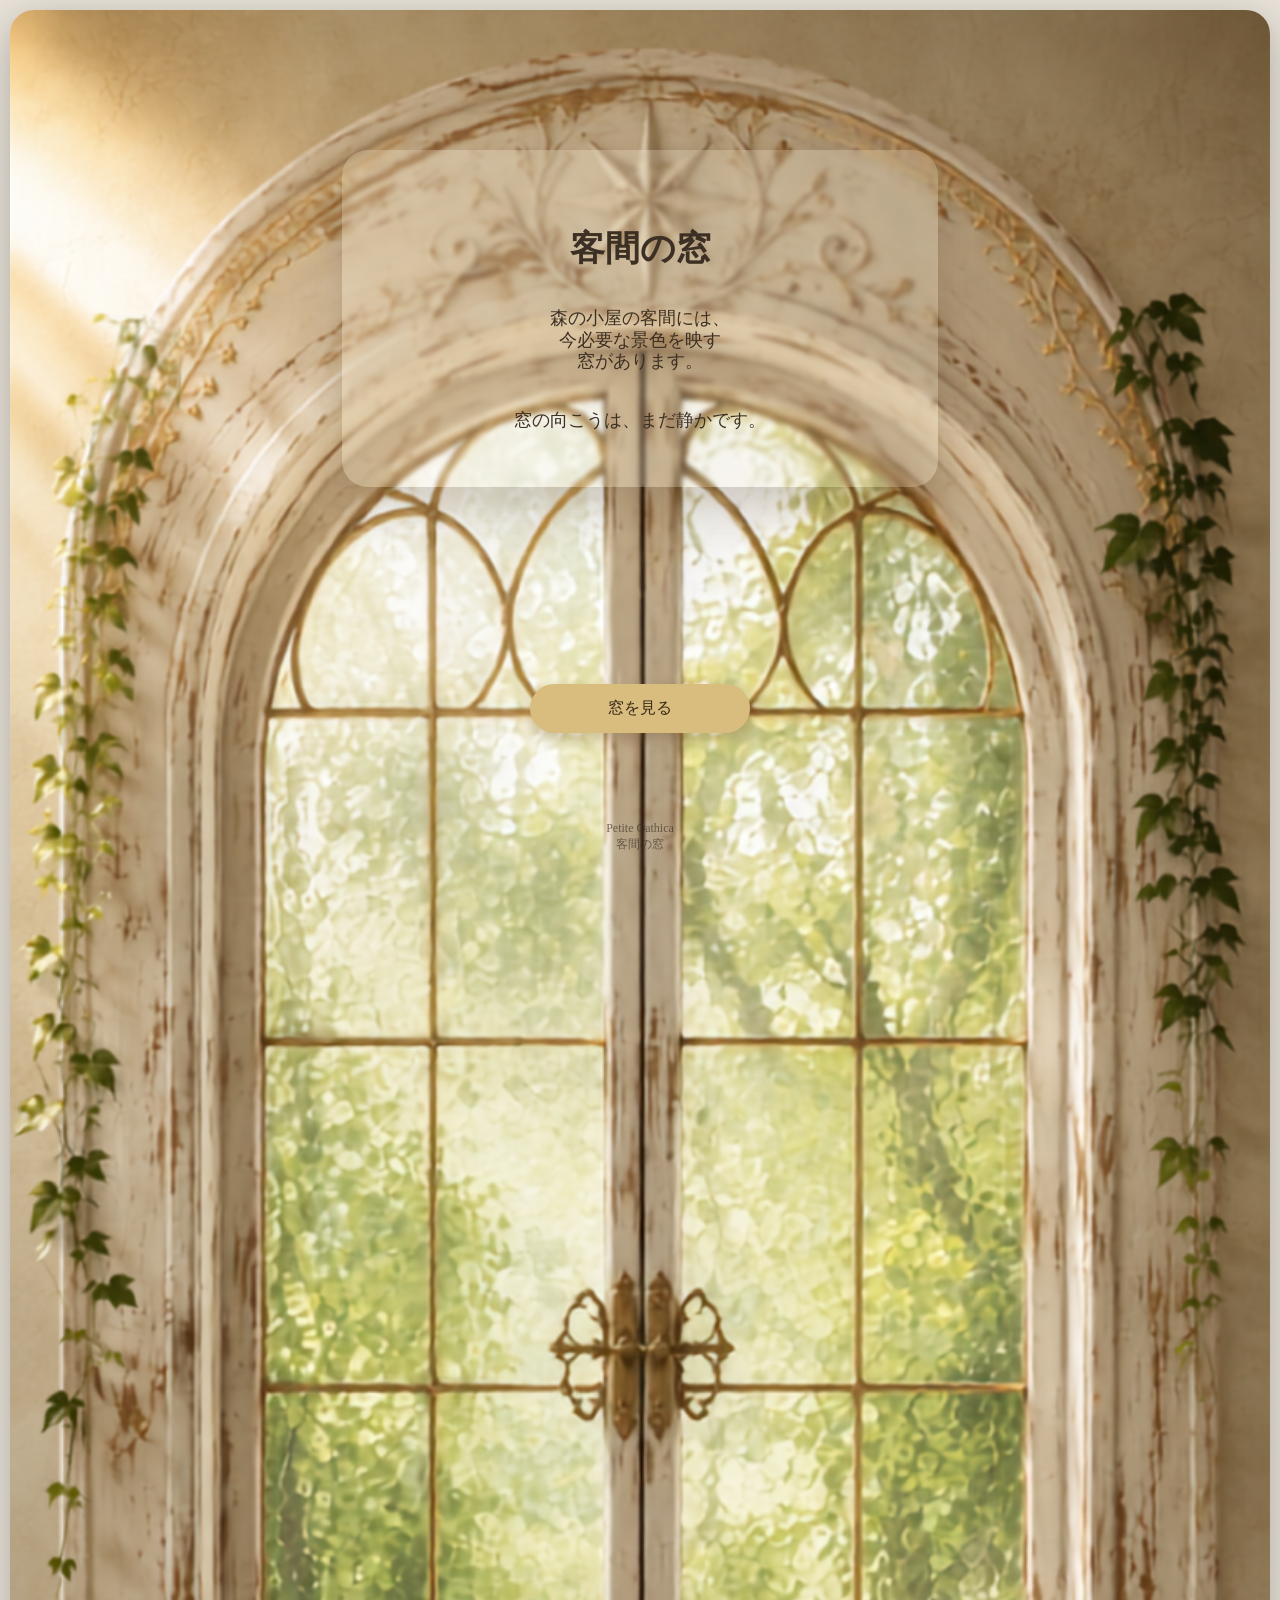
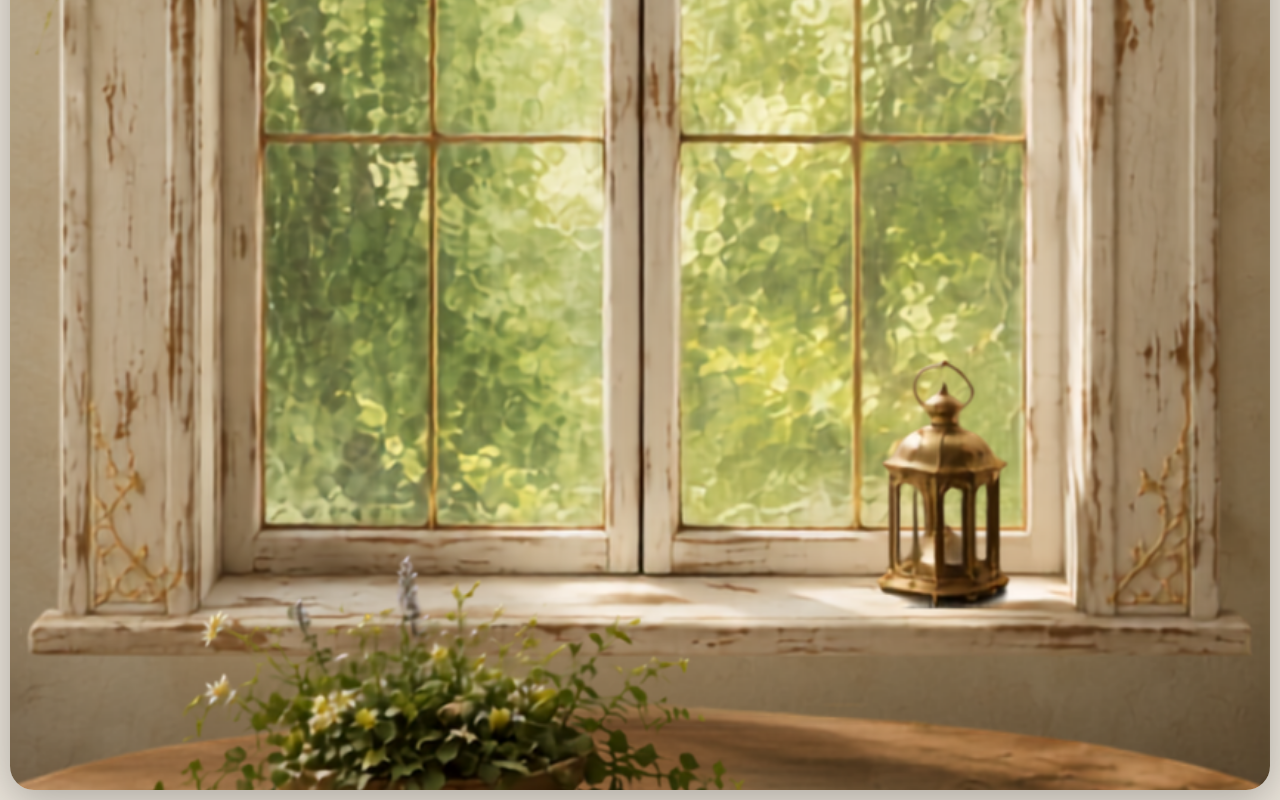
<file: index_old.html>
<!DOCTYPE html>
<html lang="ja">
<head> <meta charset="UTF-8">
<meta name="viewport" content="width=device-width, initial-scale=1.0">  
<title>客間の窓</title> <link rel="apple-touch-icon" href="icon.png">
<meta name="apple-mobile-web-app-capable" content="yes">
<meta name="mobile-web-app-capable" content="yes">
<meta name="apple-mobile-web-app-title" content="小屋の幻灯">

<style>  
body {
  margin: 0;
  background: #e8e2d8;
  display: flex;
  justify-content: center;
  padding: 10px;
  box-sizing: border-box;

  font-family: "Hiragino Mincho ProN", "Yu Mincho", serif;
  color: #3c2f24;
}

#result {
  min-height: 30vh;
  display: flex;
  flex-direction: column;
  align-items: center;
  justify-content: center;
}

.app {
  width: 100%;
  aspect-ratio: 9 / 17;

  background: url("window.png") center top / cover no-repeat;

  box-shadow: 0 10px 40px rgba(0,0,0,.25);
  border-radius: 24px;
  overflow: hidden;
  position: relative;

  text-align: center;
}
 

.room {
  width: min(90%, 560px);
  margin: 140px auto;
  position: relative;
  border-radius: 26px;
  background: rgba(255, 248, 230, 0.2);
  box-shadow: 0 20px 50px rgba(80, 55, 30, 0.25);
  overflow: hidden;
  backdrop-filter: blur(2px);
  padding: 22px 18px 24px;
}

　.shine {
  　position: absolute;
  　inset: 0;
  　background: radial-gradient(circle, rgba(255,244,204,0.95), rgba(255,244,204,0.25) 35%, transparent 70%);
  　opacity: 0;
  　transform: scale(0.5);
  　pointer-events: none;
　}

  .whiteout {
    position: fixed;
    inset: 0;
    background: #fff8df;
    opacity: 0;
    pointer-events: none;
    z-index: 10;
  }

h1 {
  font-size: 2.2rem;
  margin: 18px 0 18px;
}

 .subtitle {
    line-height: 120%;
    font-size: 18px;
    margin-bottom: 20px;
  }

.card-image {
  width: 70%;
  max-width: 360px;
  max-height: 45vh;
  aspect-ratio: 3 / 4;
  object-fit: contain;
  border-radius: 16px;
  display: block;
  margin: 18px auto 18px;
  box-shadow: 0 16px 35px rgba(40, 25, 10, 0.35);
  -webkit-touch-callout: none;
  user-select: none;
  -webkit-user-select: none;
}
    
  .message {
    font-size: 1.1rem;
    line-height: 120%;
    /*white-space: pre-line;*/
  }

  .card-name {
    font-size: 2.2rem;
    margin: 18px 0 8px;
  }

  .keyword {
    font-size: 1.2rem;
    opacity: 0.75;
    margin-bottom: 18px;
  }

  button {
    border: none;
    border-radius: 999px;
    padding: 14px 34px;
    font-size: 16px;
    background: #d8bd7f;
    color: #3a2a17;
    cursor: pointer;
    box-shadow: 0 6px 14px rgba(90, 55, 20, 0.25);
  }

  button:disabled {
    opacity: 0.6;
  }

 .button-area {
   text-align: center;
   margin: 20px auto 32px;
   min-height: 18vh;
   display: flex;
   align-items: center;
   justify-content: center;
}
 
  .button-area button {
   width: 220px;
}
  
  .footer {
    margin-top: 0px;
    font-size: 12px;
    opacity: 0.65;
  }

  .opening .window {
    animation: windowGlow 1.6s ease-in-out;
  }

  .opening .shine {
    animation: shineOpen 1.6s ease-in-out;
  }

  .opening .whiteout {
    animation: whiteFlash 1.8s ease-in-out;
  }

  @keyframes windowGlow {
    0% { transform: scale(1); }
    45% { transform: scale(1.02); box-shadow: 0 0 55px rgba(255,210,120,0.9); }
    100% { transform: scale(1); }
  }

  @keyframes shineOpen {
    0% { opacity: 0; transform: scale(0.4); }
    50% { opacity: 1; transform: scale(1.25); }
    100% { opacity: 0; transform: scale(2.2); }
  }

  @keyframes whiteFlash {
    0% { opacity: 0; }
    55% { opacity: 0; }
    75% { opacity: 0.95; }
    100% { opacity: 0; }
  }

 @media (max-width: 500px) {
  .room {
    width: 65%;
    margin: 40px auto 0;
    padding: 0 auto 0px;
  }

  h1 {
    font-size: 38px;
    margin: 5px auto 5px;
  }

  .subtitle {
    font-size: 15px;
    margin-bottom: 5px;
  }
     
  .card-image {
    width: 100%;
    margin: 0px auto 5px;
  }

  .card-name {
    font-size: 28px;
    margin: 0px auto 2px;
  }

  .keyword {
    font-size: 16px;
    margin: 0px auto 2px;
  }

  .message {
    font-size: 16px;
    line-height: 110%;
    white-space: pre-line;
  }
    
  button {
    padding: 12px 30px;
  }
 .button-area {
   margin: 10px auto 5px;
 }
   
}
</style>
</head>

<body>
  <main class="app" id="app">
    <section class="room">
　　
      <div id="result">
        <h1>客間の窓</h1>
        <p class="subtitle">
          森の小屋の客間には、<br>
          今必要な景色を映す<br>
          窓があります。
        </p>
        <p class="message">
          窓の向こうは、まだ静かです。
        </p>
      </div>
    </section> 

    <div class="button-area">
      <button id="drawButton" onclick="startOracle()">窓を見る</button>
    </div>

    <p class="footer">Petite Oathica<br>客間の窓</p>
    <div class="whiteout"></div>
  </main>

<script>
const cards = [
  { name: "小屋の灯", keyword: "希望・灯火", message: "大きく変えなくてもいい\n今日灯せる範囲を灯そう", image: "cards/card01.png" },
  { name: "暖炉の火", keyword: "情熱・火種", message: "小さな火種を守る\n勢いより継続", image: "cards/card02.png" },
  { name: "窓辺の作業机", keyword: "制作・実践", message: "考えるより\n少しだけ手を動かす", image: "cards/card03.png" },
  { name: "月の湯", keyword: "調律・休息", message: "答えを探す前に整える", image: "cards/card04.png" },
  { name: "地下室の宝箱", keyword: "保留・熟成", message: "今は開かないものもある", image: "cards/card05.png" },
  { name: "ソラの書斎", keyword: "記録・整理", message: "言葉にすると見えてくる", image: "cards/card06.png" },
  { name: "老師の紙片", keyword: "知恵・余裕", message: "深刻さを\n笑いに変えてみる", image: "cards/card07.png" },
  { name: "真珠色の金魚", keyword: "魂・内なる声", message: "静かな場所に\n答えは泳いでいる", image: "cards/card08.png" },
  { name: "森の白猫", keyword: "気まぐれ・癒し", message: "予定外の\n優しさを受け取る", image: "cards/card09.png" },
  { name: "桃の若木", keyword: "成長・未来", message: "見えなくても育っている", image: "cards/card10.png" },
  { name: "森の茶会", keyword: "余白・一息つく", message: "湯気がほどけるように\n答えもゆっくり現れる", image: "cards/card11.png" },
  { name: "白日花", keyword: "生命力・蓄え", message: "未来のために\n必要な準備がある", image: "cards/card12.png" },
  { name: "灯花", keyword: "勇気・夜の光", message: "闇の中にも灯りはある", image: "cards/card13.png" },
  { name: "雪解", keyword: "再開・流れ", message: "止まっていたものが\n動き出す", image: "cards/card14.png" },
  { name: "名もなき空色", keyword: "自由・伸びやか", message: "名前をつけなくても\nそれは喜び", image: "cards/card15.png" },
  { name: "光のきざはし", keyword: "導き・兆し", message: "光が差した場所に\nまだ知らない道がある", image: "cards/card16.png" },
  { name: "星降りの湖", keyword: "広い視点・神秘", message: "少し高い場所から眺めてみる", image: "cards/card17.png" },
  { name: "眠り龍の谷", keyword: "力・静観", message: "今は起こさなくていい力もある", image: "cards/card18.png" },
  { name: "森のフクロウ", keyword: "観察・洞察", message: "急がず\nまず見る", image: "cards/card19.png" },
  { name: "月夜の誓い", keyword: "自己信頼・約束", message: "自分との約束を思い出す", image: "cards/card20.png" },
  { name: "ローズマリー商会", keyword: "選択・信頼", message: "選ばなかったものが\n良く見えるだけ", image: "cards/card21.png" },
  { name: "行商人の荷車", keyword: "交換・出会い", message: "持っているものと\n受け取るものは同じではない", image: "cards/card22.png" },
  { name: "風の抜け道", keyword: "移動・変化", message: "隠していたものに\n風を通してみる", image: "cards/card23.png" },
  { name: "ひと枝", keyword: "感謝・借りる", message: "力を借りればいい\n対価は喜びと感謝だ", image: "cards/card24.png" }
];

let pressTimer;
let longPressed = false;

function startOracle() {
  const app = document.getElementById("app");
  const button = document.getElementById("drawButton");

  button.disabled = true;
  app.classList.add("opening");

  setTimeout(() => {
    drawCard();
    button.style.display = "none";
  }, 1350);

  setTimeout(() => {
    app.classList.remove("opening");
  }, 1900);
}

function drawCard() {
  const randomIndex = Math.floor(Math.random() * cards.length);
  const card = cards[randomIndex];

  document.getElementById("result").innerHTML = `
    <h2 class="card-name">${card.name}</h2>
    <p class="keyword">${card.keyword}</p>
    <img class="card-image" id="cardImage" src="${card.image}" alt="${card.name}" draggable="false">
    <p class="message">${card.message}</p>
  `;

  const cardImage = document.getElementById("cardImage");

  cardImage.addEventListener("click", () => {
    if (!longPressed) {
      const app = document.getElementById("app");

      app.classList.add("opening");

      setTimeout(() => {
        drawCard();
      }, 1350);

    setTimeout(() => {
      app.classList.remove("opening");
    }, 1900);
  }
});

  cardImage.addEventListener("pointerdown", () => {
    longPressed = false;

    pressTimer = setTimeout(() => {
      longPressed = true;
      location.href = "gallery.html";
    }, 800);
  });

  cardImage.addEventListener("pointerup", () => {
    clearTimeout(pressTimer);
  });

  cardImage.addEventListener("pointerleave", () => {
    clearTimeout(pressTimer);
  });
  
  cardImage.addEventListener("contextmenu", (event) => {
    event.preventDefault();
  });
}
</script>
</body>
</html>
</file>
<file: style.css>
/* 基本レイアウト */
body {
  margin: 0;
  background: #e8e2d8;
  display: flex;
  justify-content: center;
  padding: 10px;
  box-sizing: border-box;

  font-family: "Hiragino Mincho ProN", "Yu Mincho", serif;
  color: #3c2f24;
}

#result {
  min-height: 30vh;
  display: flex;
  flex-direction: column;
  align-items: center;
  justify-content: center;
}

.app {
  width: 100%;
  aspect-ratio: 9 / 17;

  background: url("window.png") center top / cover no-repeat;

  box-shadow: 0 10px 40px rgba(0,0,0,.25);
  border-radius: 24px;
  overflow: hidden;
  position: relative;
  text-align: center;
}

.room {
  width: min(90%, 560px);
  margin: 140px auto;
  position: relative;
  border-radius: 26px;
  background: rgba(255, 248, 230, 0.2);
  box-shadow: 0 20px 50px rgba(80, 55, 30, 0.25);
  overflow: hidden;
  backdrop-filter: blur(2px);
  padding: 22px 18px 24px;
}

.shine {
  position: absolute;
  inset: 0;
  background: radial-gradient(
    circle,
    rgba(255,244,204,0.95),
    rgba(255,244,204,0.35) 45%,
    rgba(255,244,204,0.12) 70%,
    transparent 100%
  );
  opacity: 0;
  transform: scale(1.15);
  pointer-events: none;
}

.whiteout {
  position: fixed;
  inset: 0;
  background: #fff8df;
  opacity: 0;
  pointer-events: none;
  z-index: 10;
}

/* カード内容 */
h1 {
  font-size: 2.2rem;
  margin: 18px 0;
}

.subtitle {
  line-height: 120%;
  font-size: 18px;
  margin-bottom: 20px;
}

.card-image {
  width: 70%;
  max-width: 360px;
  max-height: 45vh;
  aspect-ratio: 3 / 4;
  object-fit: contain;
  border-radius: 16px;
  display: block;
  margin: 18px auto;
  box-shadow: 0 16px 35px rgba(40, 25, 10, 0.35);
  -webkit-touch-callout: none;
  user-select: none;
  -webkit-user-select: none;
}

.message {
  font-size: 1.1rem;
  line-height: 120%;
  /* white-space: pre-line; */
}

.card-name {
  font-size: 2.2rem;
  margin: 18px 0 8px;
}

.keyword {
  font-size: 1.2rem;
  opacity: 0.75;
  margin-bottom: 18px;
}

/* 操作部分 */
button {
  border: none;
  border-radius: 999px;
  padding: 14px 34px;
  font-size: 16px;
  background: #d8bd7f;
  color: #3a2a17;
  cursor: pointer;
  box-shadow: 0 6px 14px rgba(90, 55, 20, 0.25);
}

button:disabled {
  opacity: 0.6;
}

.button-area {
  text-align: center;
  margin: 20px auto 32px;
  min-height: 18vh;
  display: flex;
  align-items: center;
  justify-content: center;
}

.button-area button {
  width: 220px;
}

.footer {
  margin-top: 0;
  font-size: 12px;
  opacity: 0.65;
}

/* 抽選演出 */
.opening .window {
  animation: windowGlow 1.6s ease-in-out;
}

.opening .shine {
  animation: shineOpen 1.6s ease-in-out;
}

.app.opening ~ .whiteout {
  animation: whiteFlash 1.8s ease-in-out;
}

@keyframes windowGlow {
  0% { transform: scale(1); }
  45% { transform: scale(1.02); box-shadow: 0 0 55px rgba(255,210,120,0.9); }
  100% { transform: scale(1); }
}

@keyframes shineOpen {
  0% { opacity: 0; transform: scale(0.4); }
  50% { opacity: 1; transform: scale(1.25); }
  100% { opacity: 0; transform: scale(2.2); }
}

@keyframes whiteFlash {
  0% { opacity: 0; }
  55% { opacity: 0; }
  75% { opacity: 0.95; }
  100% { opacity: 0; }
}

/* スマートフォン表示 */
@media (max-width: 500px) {
  .room {
    width: 65%;
    margin: 130px auto 0;
  }

  h1 {
    font-size: 38px;
    margin: 5px auto;
  }

  .subtitle {
    font-size: 15px;
    margin-bottom: 5px;
  }
     
  .card-image {
    width: 100%;
    margin: 0 auto 5px;
  }

  .card-name {
    font-size: 28px;
    margin: 0 auto 2px;
  }

  .keyword {
    font-size: 16px;
    margin: 0 auto 2px;
  }

  .message {
    font-size: 16px;
    line-height: 110%;
    white-space: pre-line;
  }
    
  button {
    padding: 12px 30px;
  }
  .button-area {
    margin: 10px auto 5px;
  }
}

/*ランタンエフェクト*/  
.lantern-opening .shine {
  animation: lanternBreath 1.2s ease-in-out;
}

@keyframes lanternBreath {
  0% {
    opacity: 0;
    transform: scale(0.85);
  }

  35% {
    opacity: 0.45;
    transform: scale(1.05);
  }

  70% {
    opacity: 0.25;
    transform: scale(0.98);
  }

  100% {
    opacity: 0;
    transform: scale(1);
  }
}

/*ギャラリーモード*/
.hidden {
  display: none;
}

#galleryMode {
  width: 100%;
  min-height: 100vh;
  padding: 12px;
  box-sizing: border-box;

  display: flex;
  flex-direction: column;
}

#galleryMode.hidden {
  display: none;
}

.gallery-frame {
  flex: 1;
  position: relative;
  width: 100%;

  background-image: url("cards/card01_0.png");
  background-size: cover;
  background-position: center;
  background-repeat: no-repeat;

  border-radius: 24px;
  overflow: hidden;
}

#galleryFlash {
  position: absolute;
  inset: 0;
  background: white;
  opacity: 0;
  pointer-events: none;
  transition: opacity 1.2s ease;
}

#galleryFlash.active {
  opacity: 1;
}

#galleryMode button {
  margin: 10px auto;
  width: 50%;
  align-items: center;
  border-radius: 999px;
  border: none;
  background: #d9be72;
  color: #4a321f;
  font-size: 16px;
  box-shadow: 0 4px 10px rgba(0,0,0,0.15);
}
</file>
